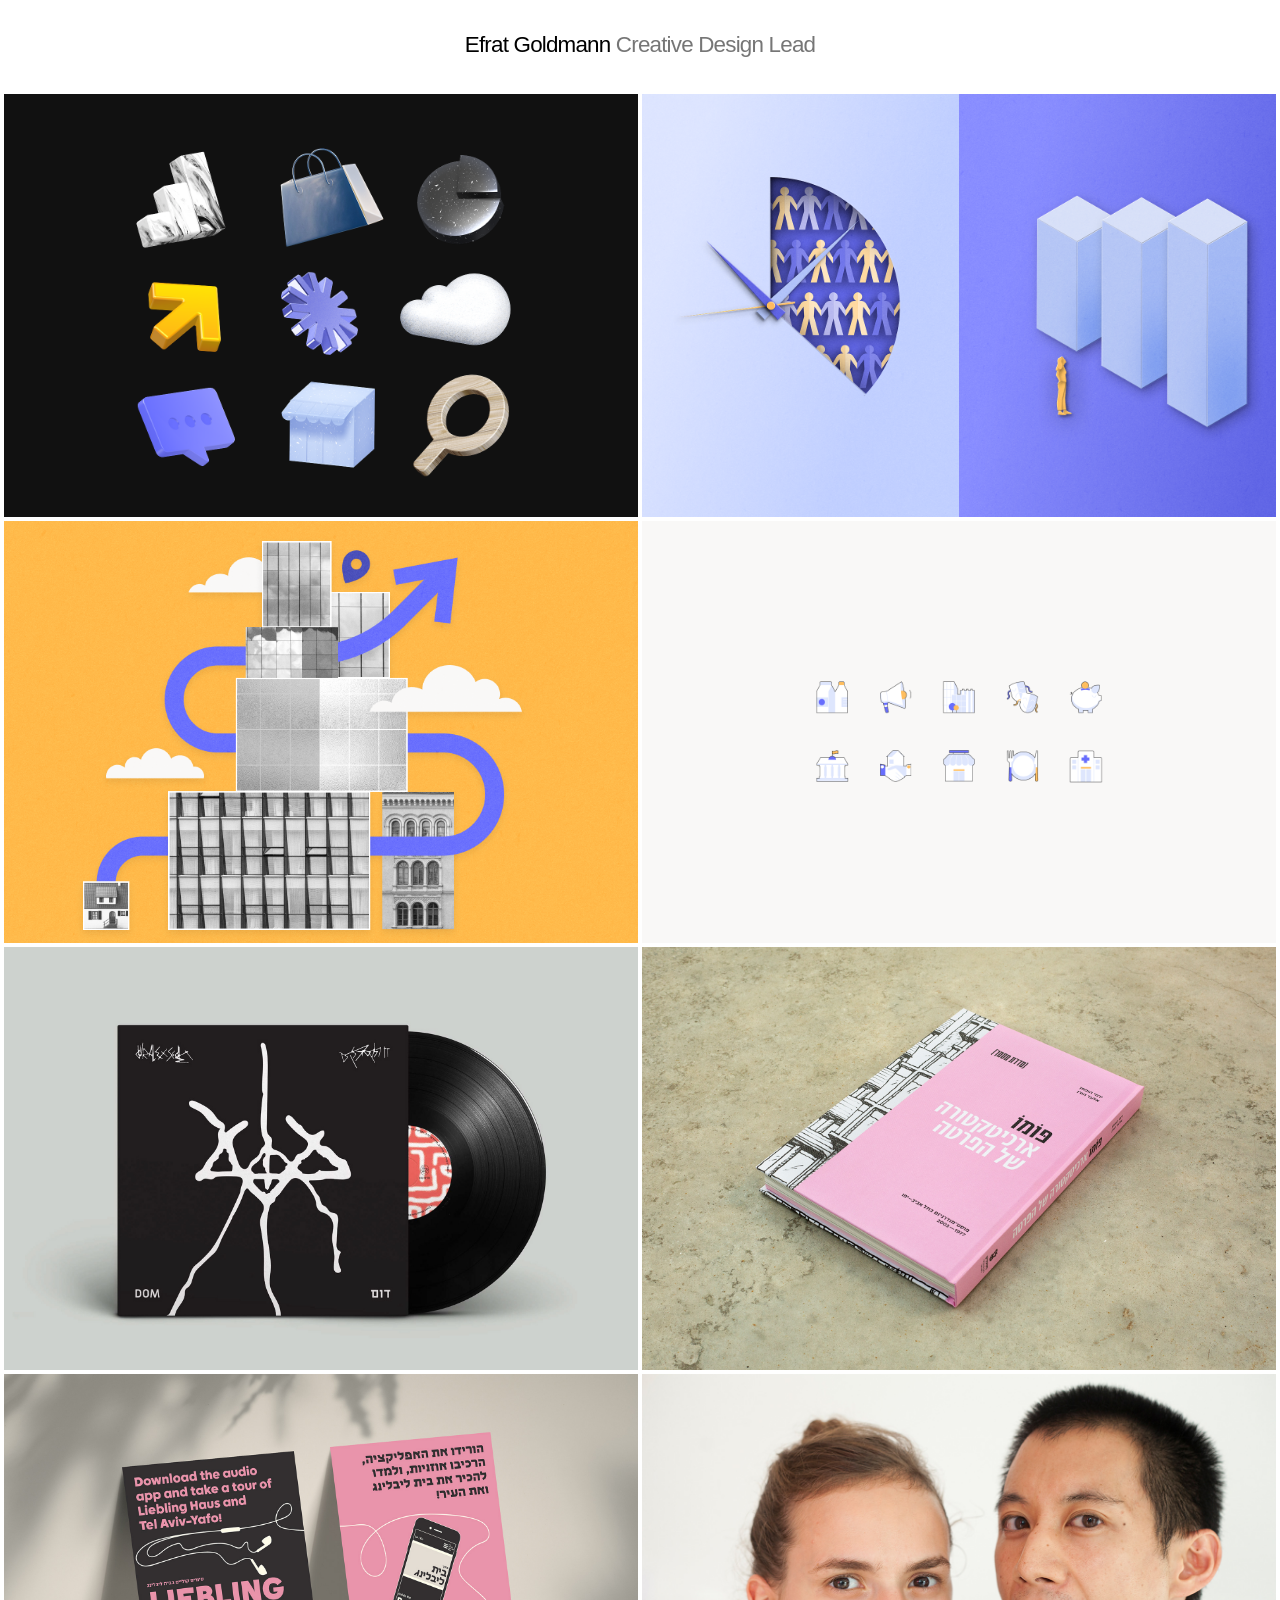
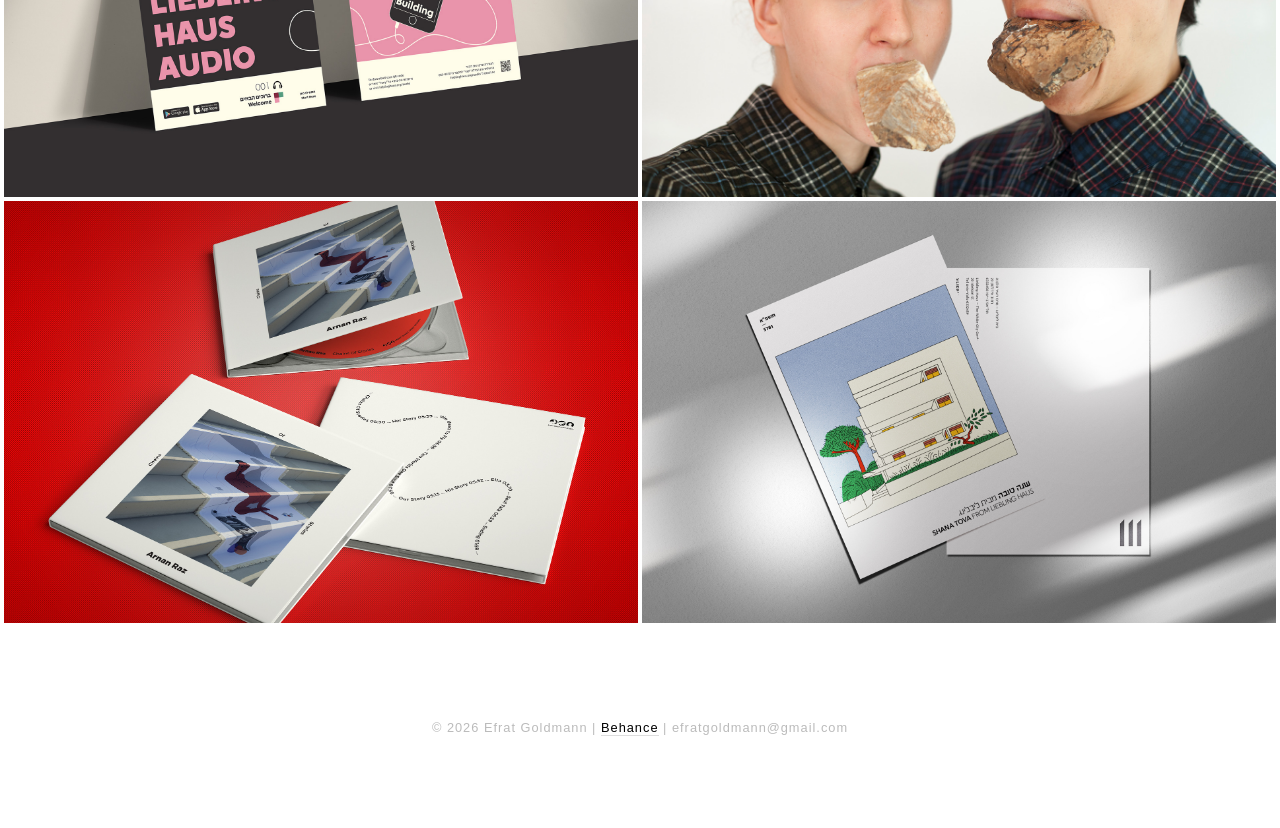
<file: index.html>
<!DOCTYPE html>
<html lang="en">
<head>
    <meta charset="UTF-8">
    <meta name="viewport" content="width=device-width, initial-scale=1.0">
    <title>Portfolio | Efrat Goldmann</title>
    <link rel="stylesheet" href="style.css">
</head>
<body>

<header>
    <h1>Efrat Goldmann <span>Creative Design Lead</span></h1>
</header>
    <main class="grid-container">


		        <a href="https://www.behance.net/gallery/244143859/Placer-Discover-Physical-Virtual-Event-Series" target="_blank" class="grid-item">
            <img src="images/Placer-Discover.png" alt="Placer-Discover">
            <div class="overlay"><span class="title">Placer Discover</span><span class="subtitle">Physical & Virtual Event Series</span></div>
        </a>


		        <a href="https://www.behance.net/gallery/244137595/Placerai-Academy-Scalable-Visual-Learning-System" target="_blank" class="grid-item">
            <img src="images/Placerai-Academy.png" alt="Placerai-Academy">
            <div class="overlay"><span class="title">Placer Academy</span><span class="subtitle">Scalable Visual Learning System</span></div>
        </a>

	
		        <a href="https://www.behance.net/gallery/244085755/Placerai-Reports-Editorial-Design-for-Data-Insights" target="_blank" class="grid-item">
            <img src="images/Placerai-Reports.png" alt="Placerai-Reports">
            <div class="overlay"><span class="title">Placer Reports</span><span class="subtitle">Editorial Design for Data Insights</span></div>
        </a>

		        <a href="https://www.behance.net/gallery/244145681/Placerai-Website-Full-Scale-Web-Ecosystem" target="_blank" class="grid-item">
            <img src="images/Placerai-Website.png" alt="Placerai-Website">
            <div class="overlay"><span class="title">Placer Website</span><span class="subtitle">Full-Scale Web Ecosystem</span></div>
        </a>



		        <a href="https://www.behance.net/gallery/139500973/Dorlex-Sedlex-Dom-Cover-Design" target="_blank" class="grid-item">
            <img src="images/Dorlex-Sedlex-Dom-Cover-Design.jpg" alt="Dorlex-Sedlex-Dom-Cover-Design">
            <div class="overlay"><span class="title">Dorlex Sedlex: Dom</span><span class="subtitle">Album Cover Design</span></div>
        </a>

	  <a href="https://www.behance.net/gallery/121895937/POMO-Architecture-of-Privatization-Book-Design" target="_blank" class="grid-item">
            <img src="images/pomo.jpg" alt="POMO Architecture">
            <div class="overlay"><span class="title">POMO: Architecture of Privatization</span><span class="subtitle">Book Design</span></div>
        </a>

	
		        <a href="https://www.behance.net/gallery/90546863/LIEBLING-AUDIO-App" target="_blank" class="grid-item">
            <img src="images/liebling audio.jpg" alt="Liebling Audio">
            <div class="overlay"><span class="title">Liebling Audio</span><span class="subtitle">Photography, Poster Design</span></div>
        </a>



        <a href="https://www.behance.net/gallery/94293629/Noa-Zuk-and-Ohad-Fishof-The-Burnt-Room" target="_blank" class="grid-item">
            <img src="images/the burnt room.jpg" alt="The Burnt Room">
            <div class="overlay"><span class="title">The Burnt Room: Noa Zuk & Ohad Fishof</span><span class="subtitle">Poster Design</span></div>
        </a>

        <a href="https://www.behance.net/gallery/64425485/Arnan-Raz-Chains-of-Stories" target="_blank" class="grid-item">
            <img src="images/37a05f64425485.5b5874d6d1371.jpg" alt="Chains of Stories">
            <div class="overlay"><span class="title">Arnan Raz: Chains of Stories</span><span class="subtitle">Photography, Album Cover Design</span></div>
        </a>


			        <a href="https://www.behance.net/gallery/104450327/Shana-Tova-Cards" target="_blank" class="grid-item">
            <img src="images/Shana-Tova-Cards.jpg" alt="Shana-Tova-Cards">
            <div class="overlay"><span class="title">Shana Tova Cards</span></div>
        </a>


    </main>

    <footer>
        <p>&copy; 2026 Efrat Goldmann | <a href="https://www.behance.net/goldmann49f7" target="_blank">Behance</a> | efratgoldmann@gmail.com</p>
    </footer>

</body>
</html>
</file>
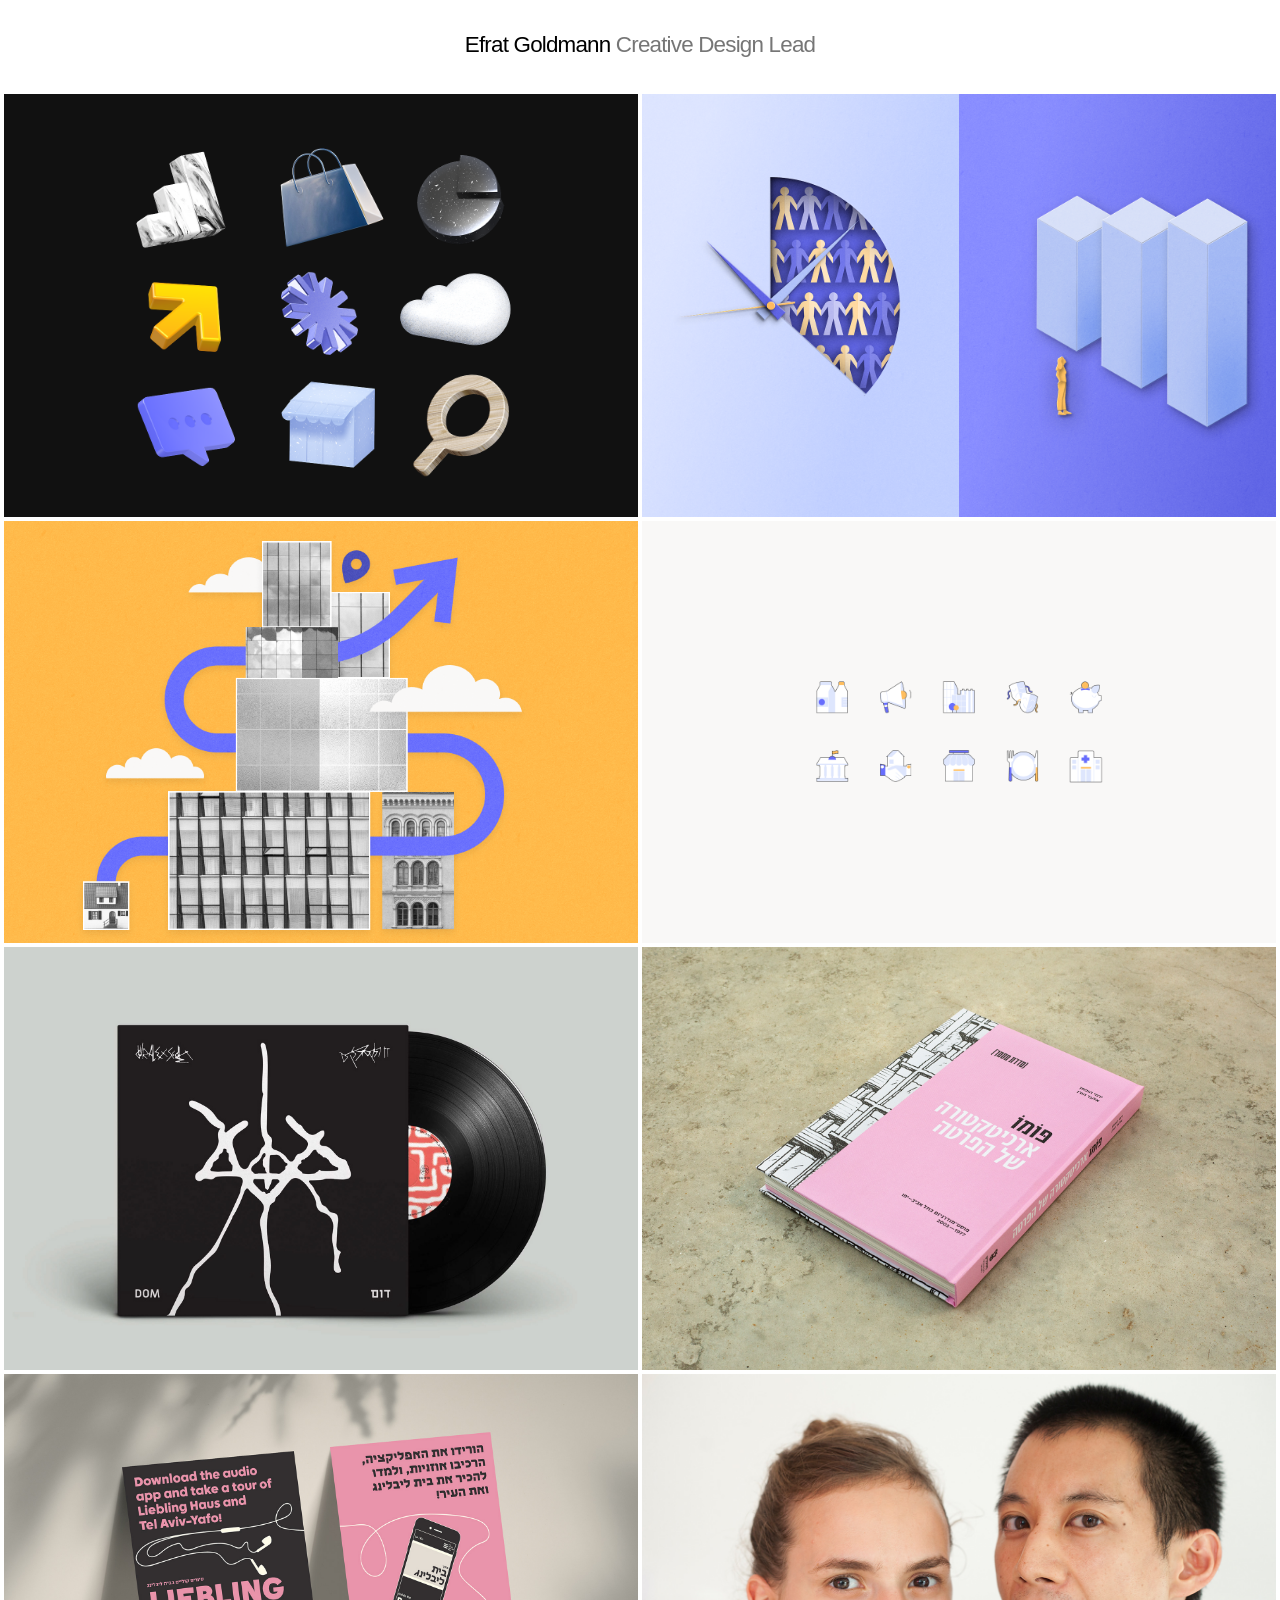
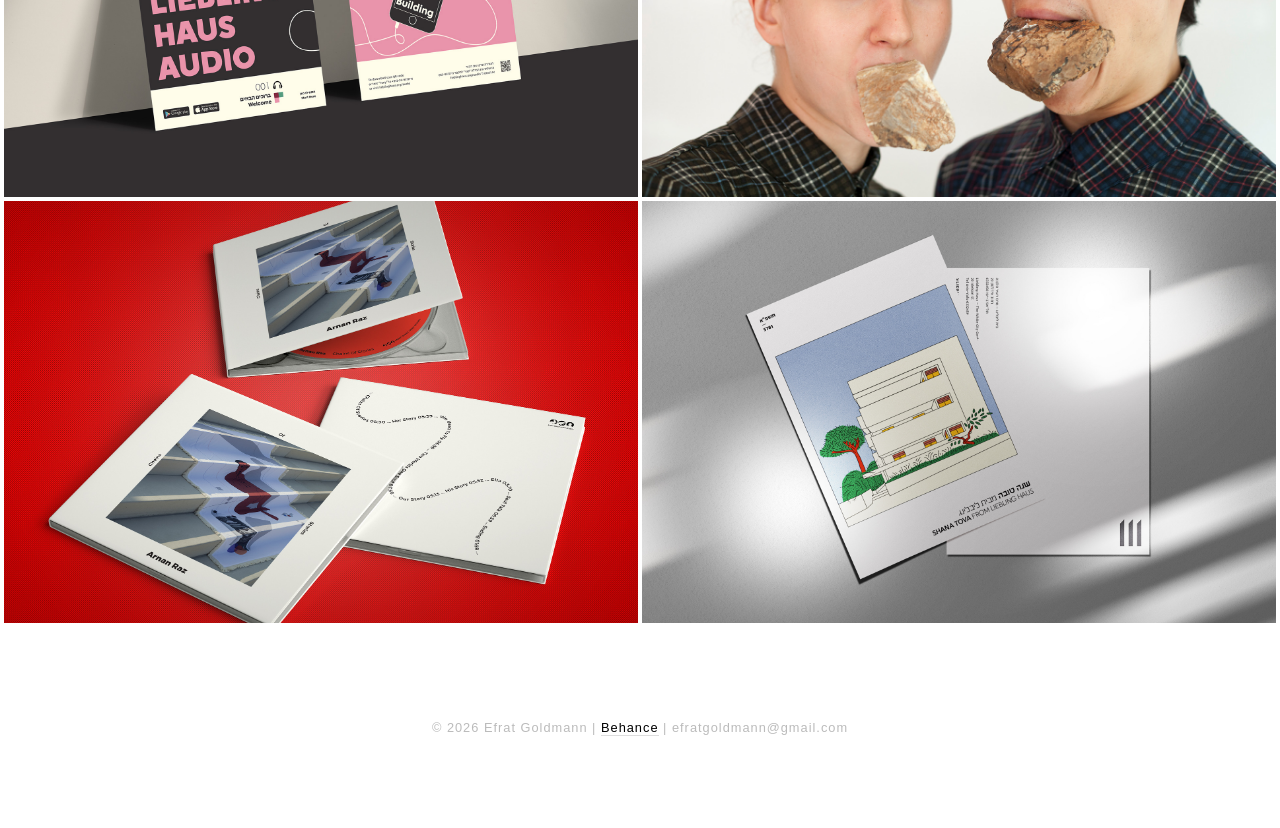
<file: portfolio.html>
<!DOCTYPE html>
<html lang="en">
<head>
    <meta charset="UTF-8">
    <meta name="viewport" content="width=device-width, initial-scale=1.0">
    <title>Portfolio | Efrat Goldmann</title>
    <link rel="stylesheet" href="style.css">
</head>
<body>

<header>
    <h1>Efrat Goldmann <span>Creative Design Lead</span></h1>
</header>
    <main class="grid-container">


		        <a href="https://www.behance.net/gallery/244143859/Placer-Discover-Physical-Virtual-Event-Series" target="_blank" class="grid-item">
            <img src="images/Placer-Discover.png" alt="Placer-Discover">
            <div class="overlay"><span>View Project</span></div>
        </a>


		        <a href="https://www.behance.net/gallery/244137595/Placerai-Academy-Scalable-Visual-Learning-System" target="_blank" class="grid-item">
            <img src="images/Placerai-Academy.png" alt="Placerai-Academy">
            <div class="overlay"><span>View Project</span></div>
        </a>

	
		        <a href="https://www.behance.net/gallery/244085755/Placerai-Reports-Editorial-Design-for-Data-Insights" target="_blank" class="grid-item">
            <img src="images/Placerai-Reports.png" alt="Placerai-Reports">
            <div class="overlay"><span>View Project</span></div>
        </a>

		        <a href="https://www.behance.net/gallery/244145681/Placerai-Website-Full-Scale-Web-Ecosystem" target="_blank" class="grid-item">
            <img src="images/Placerai-Website.png" alt="Placerai-Website">
            <div class="overlay"><span>View Project</span></div>
        </a>



		        <a href="https://www.behance.net/gallery/139500973/Dorlex-Sedlex-Dom-Cover-Design" target="_blank" class="grid-item">
            <img src="images/Dorlex-Sedlex-Dom-Cover-Design.jpg" alt="Dorlex-Sedlex-Dom-Cover-Design">
            <div class="overlay"><span>View Project</span></div>
        </a>

	  <a href="https://www.behance.net/gallery/121895937/POMO-Architecture-of-Privatization-Book-Design" target="_blank" class="grid-item">
            <img src="images/pomo.jpg" alt="POMO Architecture">
            <div class="overlay"><span>View Project</span></div>
        </a>

	
		        <a href="https://www.behance.net/gallery/90546863/LIEBLING-AUDIO-App" target="_blank" class="grid-item">
            <img src="images/liebling audio.jpg" alt="The Burnt Room">
            <div class="overlay"><span>View Project</span></div>
        </a>



        <a href="https://www.behance.net/gallery/94293629/Noa-Zuk-and-Ohad-Fishof-The-Burnt-Room" target="_blank" class="grid-item">
            <img src="images/the burnt room.jpg" alt="The Burnt Room">
            <div class="overlay"><span>View Project</span></div>
        </a>

        <a href="https://www.behance.net/gallery/64425485/Arnan-Raz-Chains-of-Stories" target="_blank" class="grid-item">
            <img src="images/37a05f64425485.5b5874d6d1371.jpg" alt="Chains of Stories">
            <div class="overlay"><span>View Project</span></div>
        </a>


			        <a href="https://www.behance.net/gallery/104450327/Shana-Tova-Cards" target="_blank" class="grid-item">
            <img src="images/Shana-Tova-Cards.jpg" alt="Shana-Tova-Cards">
            <div class="overlay"><span>View Project</span></div>
        </a>


    </main>

    <footer>
        <p>&copy; 2026 Efrat Goldmann | <a href="https://www.behance.net/goldmann49f7" target="_blank">Behance</a> | efratgoldmann@gmail.com</p>
    </footer>

</body>
</html>
</file>
<file: style.css>
/* General reset and typography */
body {
    margin: 0;
    font-family: "Inter", Helvetica, Arial, sans-serif;
    background-color: #ffffff;
    color: #000;
    -webkit-font-smoothing: antialiased;
}

header {
    text-align: center;
    padding: 32px 20px 32px; /* Spacing above and below the name */
}

header h1 {
    font-size: 1.4rem; /* Adjust size to your preference */
    font-weight: 400;
    color: #000000; /* Black for the name */
    margin: 0;
    letter-spacing: -0.8px;
}

header h1 span {
    color: #767676; /* Grey for the title */
    font-weight: 400;
    margin-left: 0px; /* Space between name and title */
}

/* Mobile adjustment to keep it clean on phones */
@media (max-width: 768px) {
    header h1 {
        font-size: 1.5rem;
    }
    header h1 span {
        display: block; /* Stacks the title under the name on small screens */
        margin-left: 0;
        margin-top: 5px;
    }
}

.grid-container {
    display: grid;
    /* This creates two equal columns */
    grid-template-columns: 1fr 1fr; 
    gap: 4px; 
     /* Optional: limits the width so images don't get too giant */
    margin: 0 auto;   /* Centers the grid on the screen */
    padding: 4px;
}

/* Adjust the grid-item aspect ratio if you want them taller or shorter */
.grid-item {
    position: relative;
    display: block;
    aspect-ratio: 3 / 2; /* Keeps that nice cinematic rectangle shape */
    overflow: hidden;
    background-color: #f7f7f7;
    text-decoration: none;
}
.grid-item img {
    width: 100%;
    height: 100%;
    object-fit: cover;
    transition: transform 0.8s cubic-bezier(0.2, 1, 0.3, 1);
}

/* Hover Effects */
.grid-item:hover img {
    transform: scale(1.04);
}

.overlay {
    position: absolute;
    top: 0;
    left: 0;
    width: 100%;
    height: 100%;
    background: rgba(0, 0, 0, 0.6);
    display: flex;
    flex-direction: column;
    align-items: center;
    justify-content: center;
    opacity: 0;
    transition: opacity 0.4s ease;
}

.overlay .title {
    color: #fff;
    font-size: 1.8rem;
    font-weight: 400;
    letter-spacing: 0.5px;
}

.overlay .subtitle {
    color: #D0D0D0;
    font-size: 1.8rem;
    font-weight: 400;
    margin-top: 4px;
}

.grid-item:hover .overlay {
    opacity: 1;
}

/* Footer styling */
footer {
    padding: 80px 20px;
    text-align: center;
    font-size: 0.8rem;
    color: #bbb;
    letter-spacing: 1px;
}

footer a {
    color: #000;
    text-decoration: none;
    border-bottom: 1px solid #ddd;
}

/* Responsive: 1 column on mobile */
@media (max-width: 768px) {
    .grid-container {
        grid-template-columns: 1fr;
    }
    header {
        padding: 60px 20px 40px;
    }
    header h1 {
        font-size: 1.6rem;
    }
}
</file>
